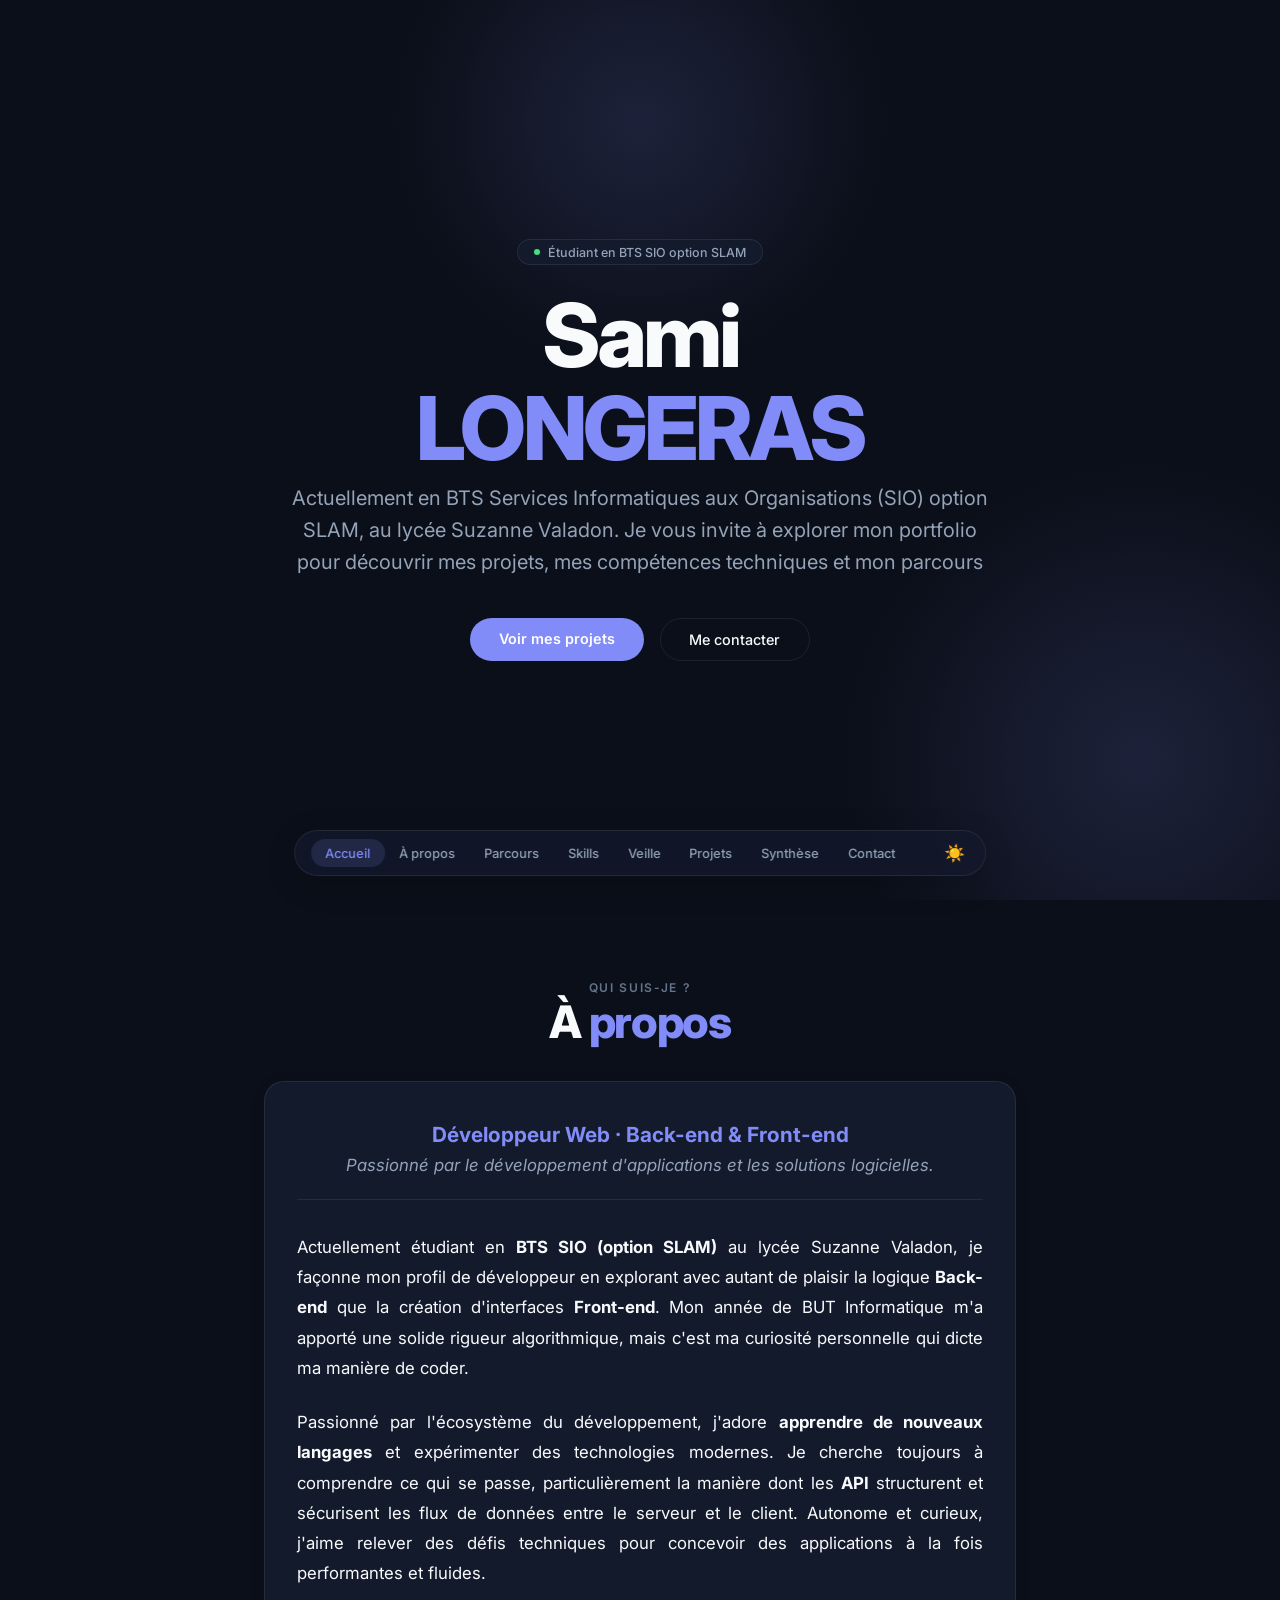
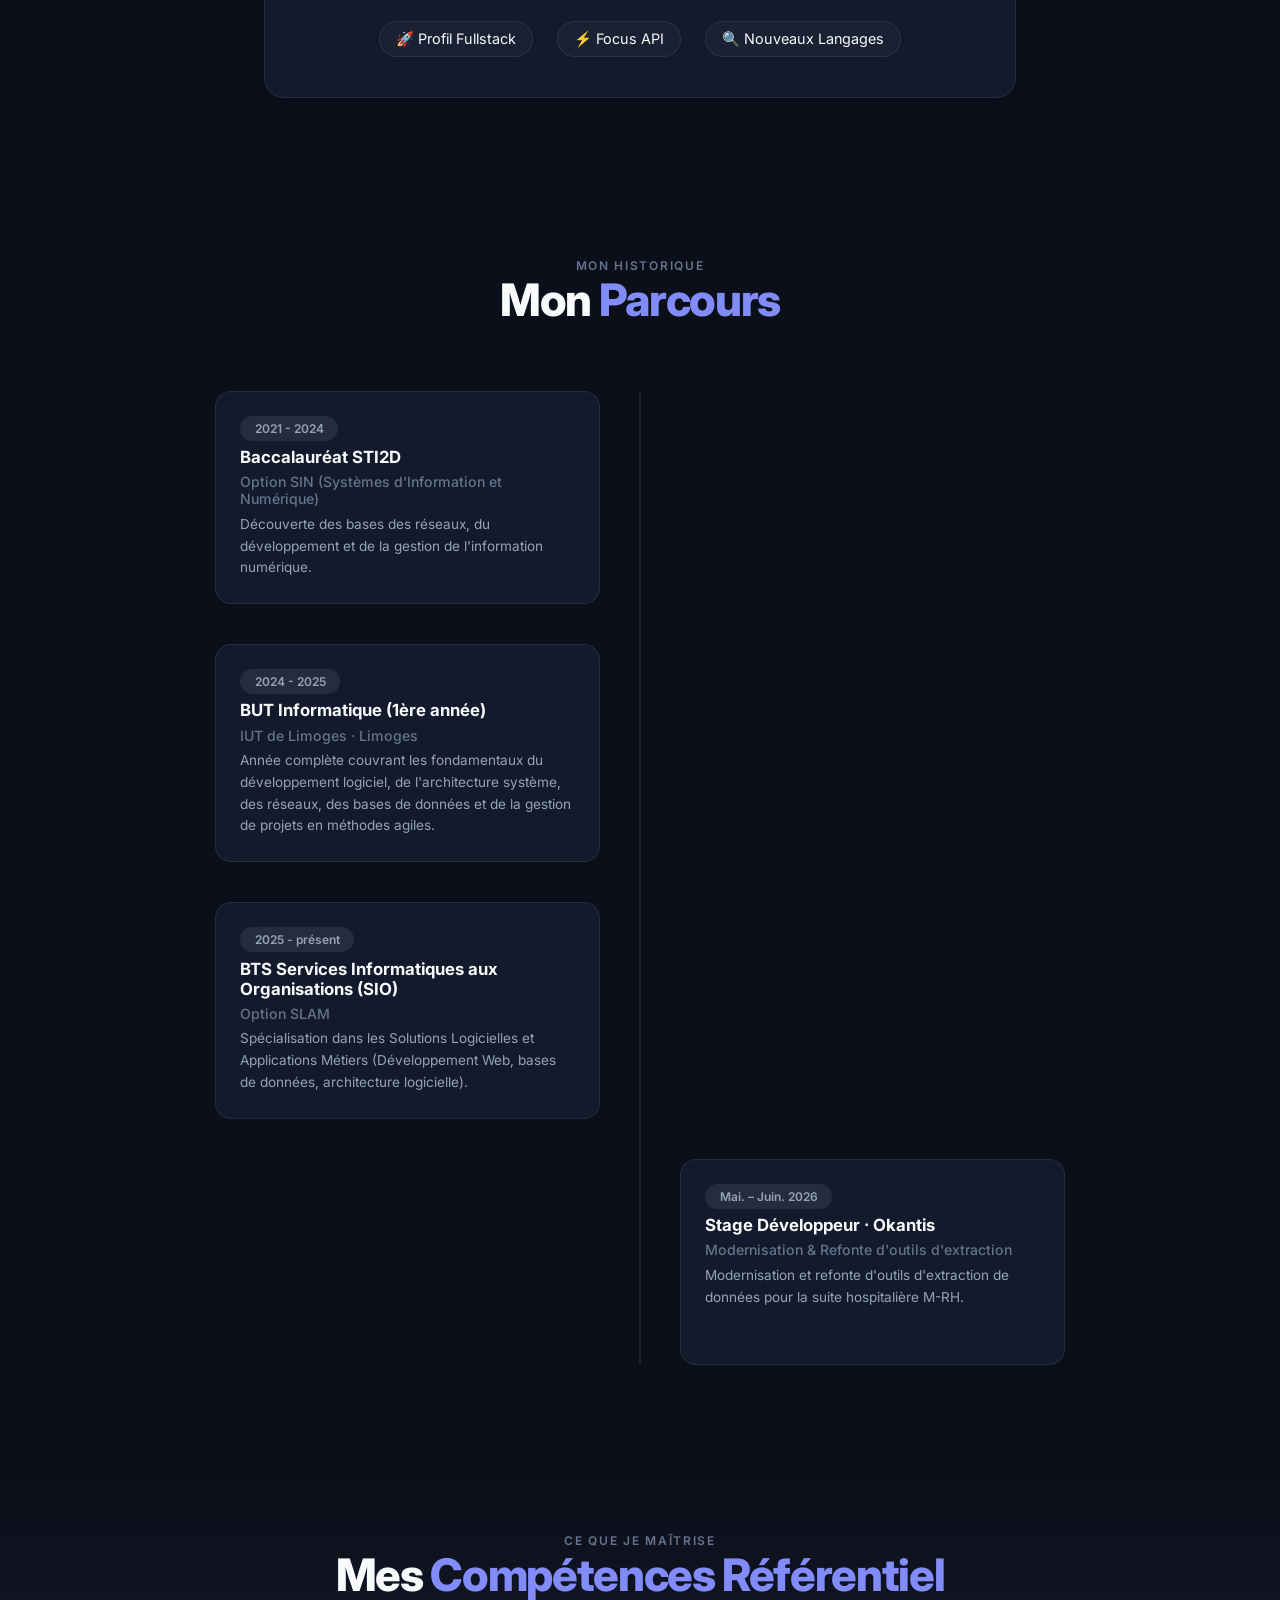
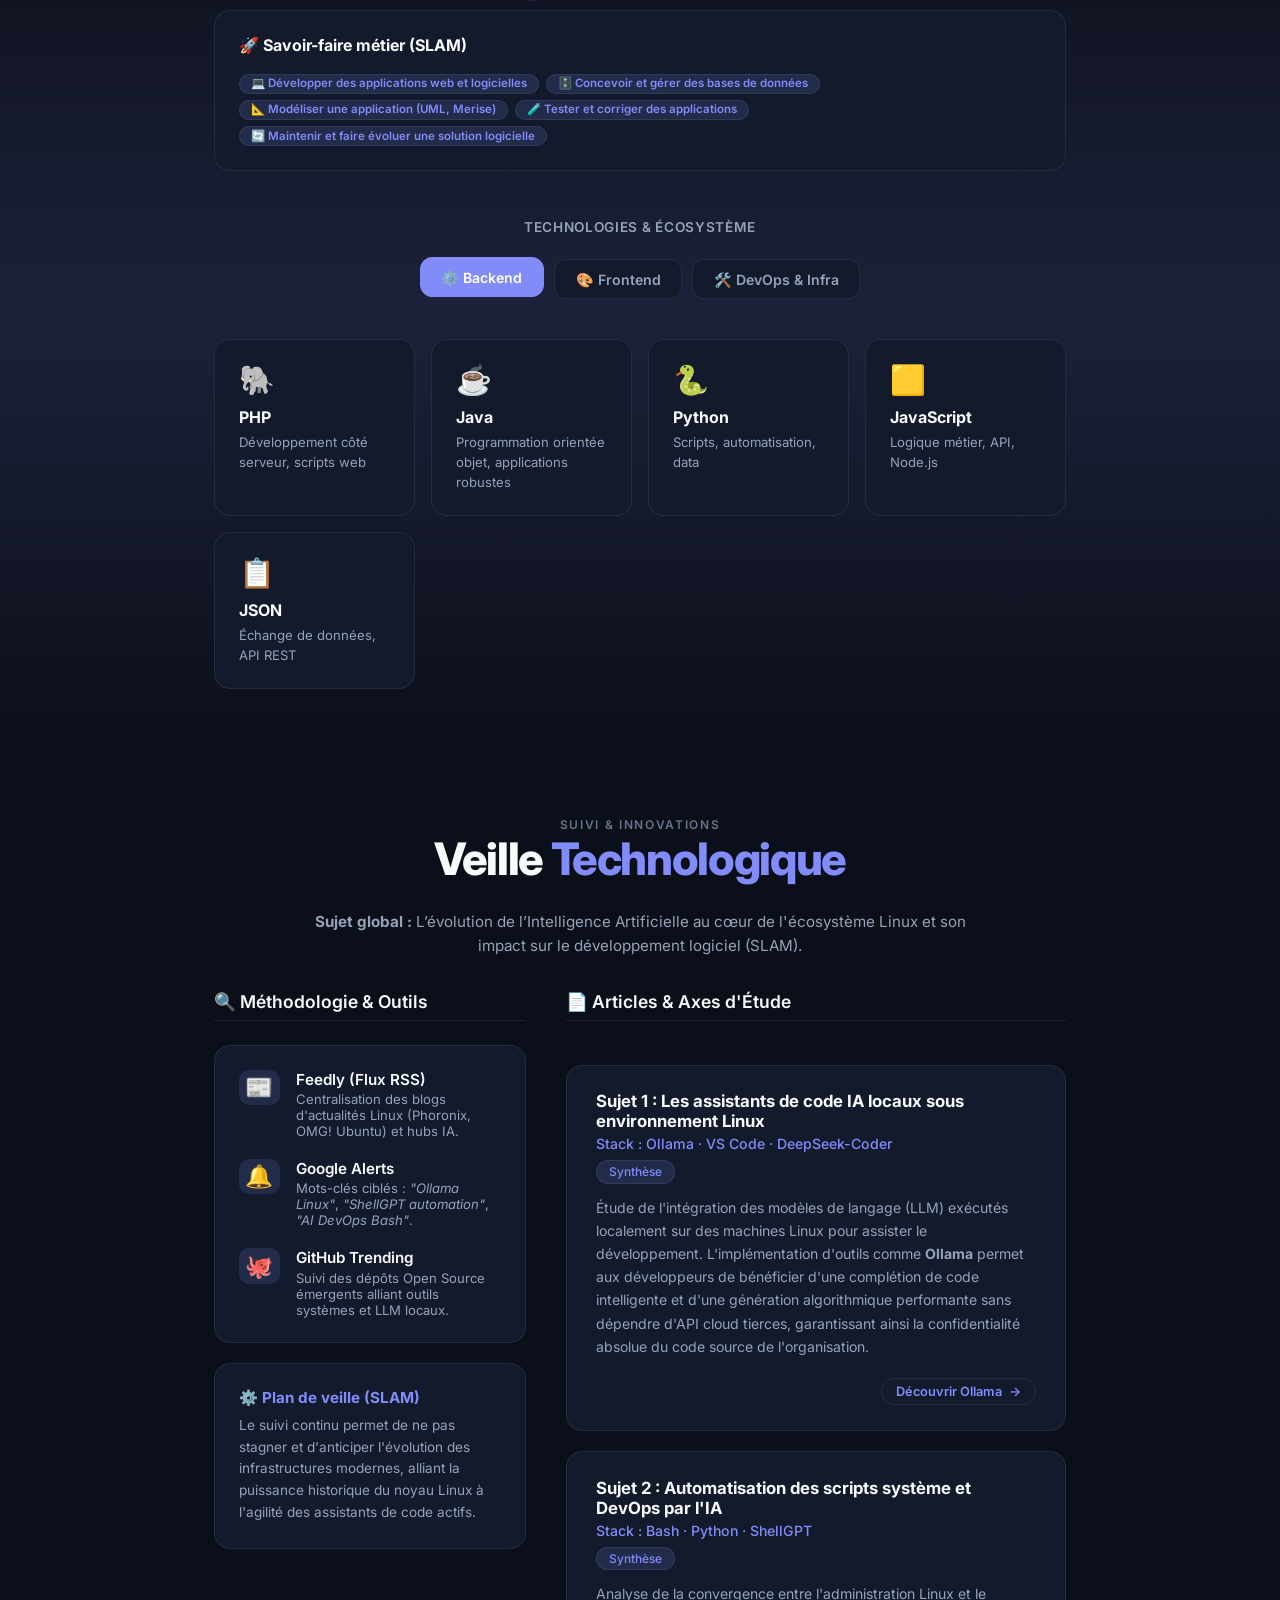
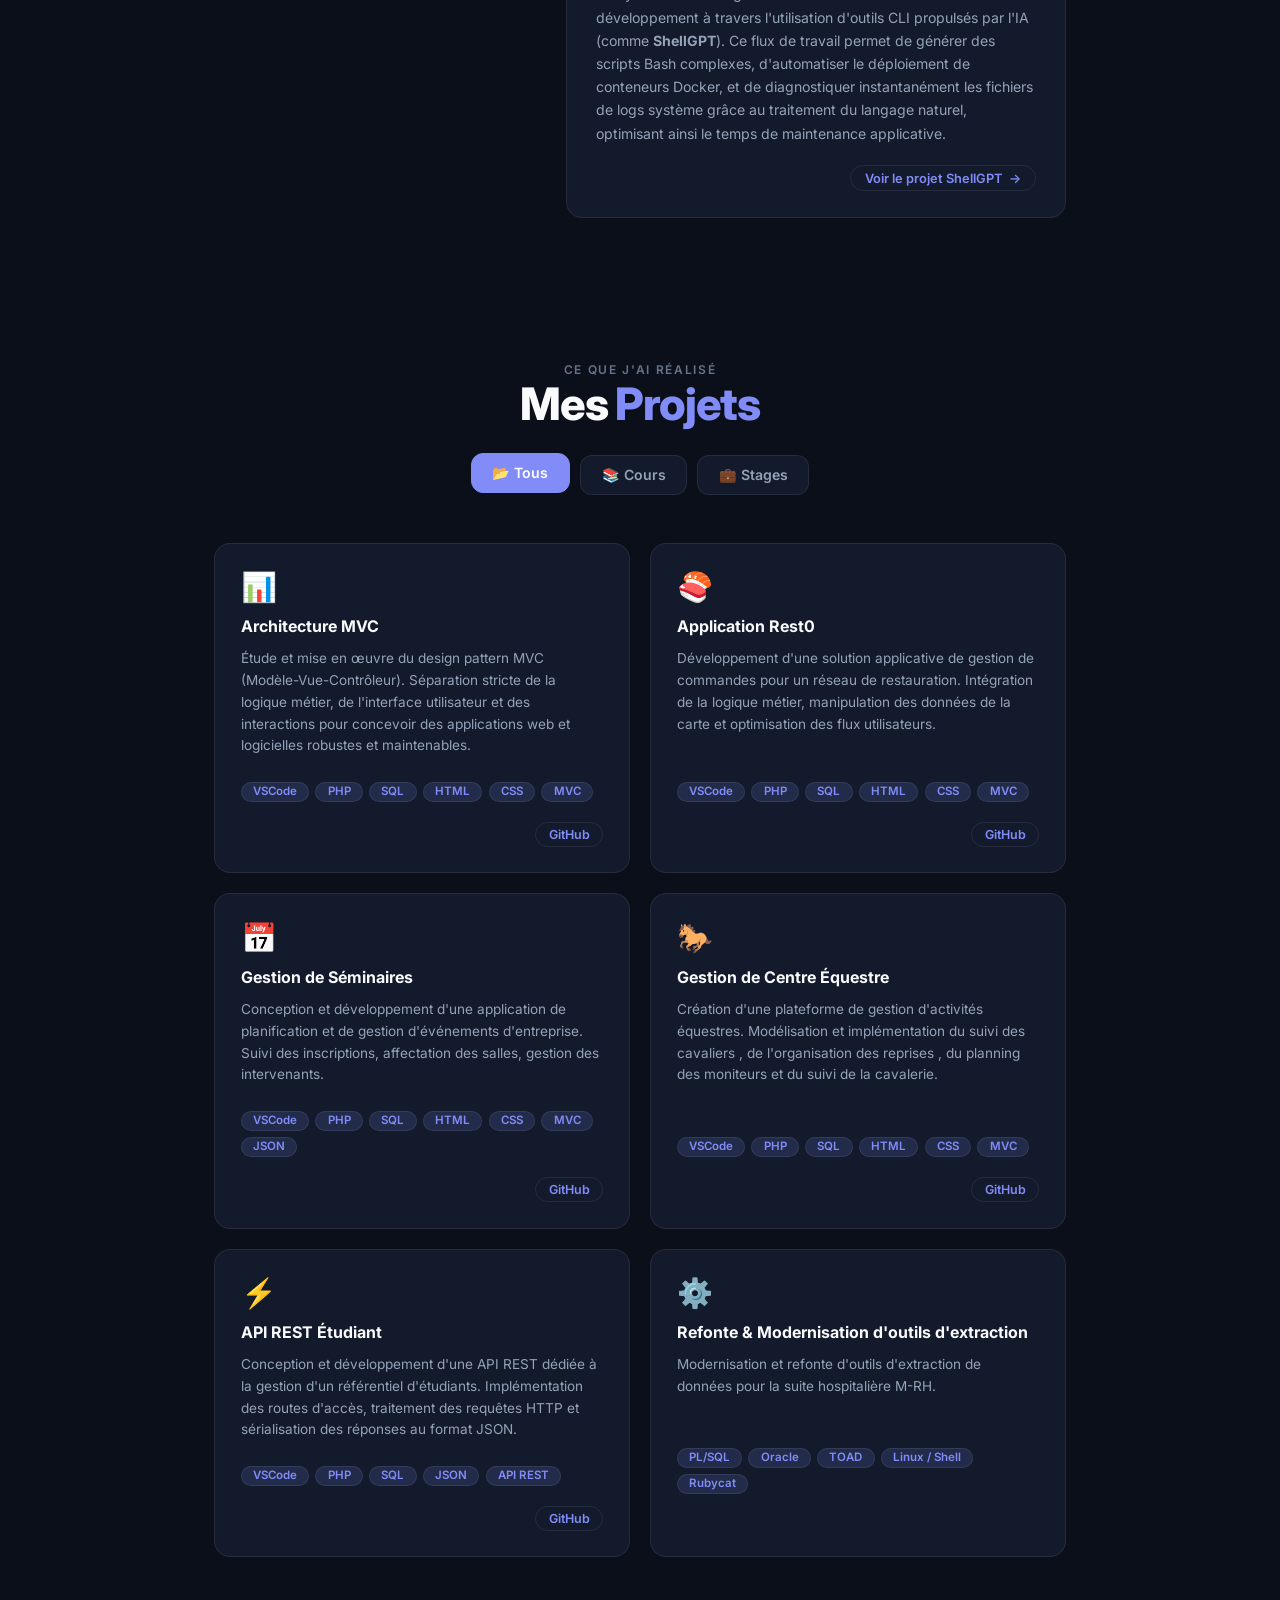
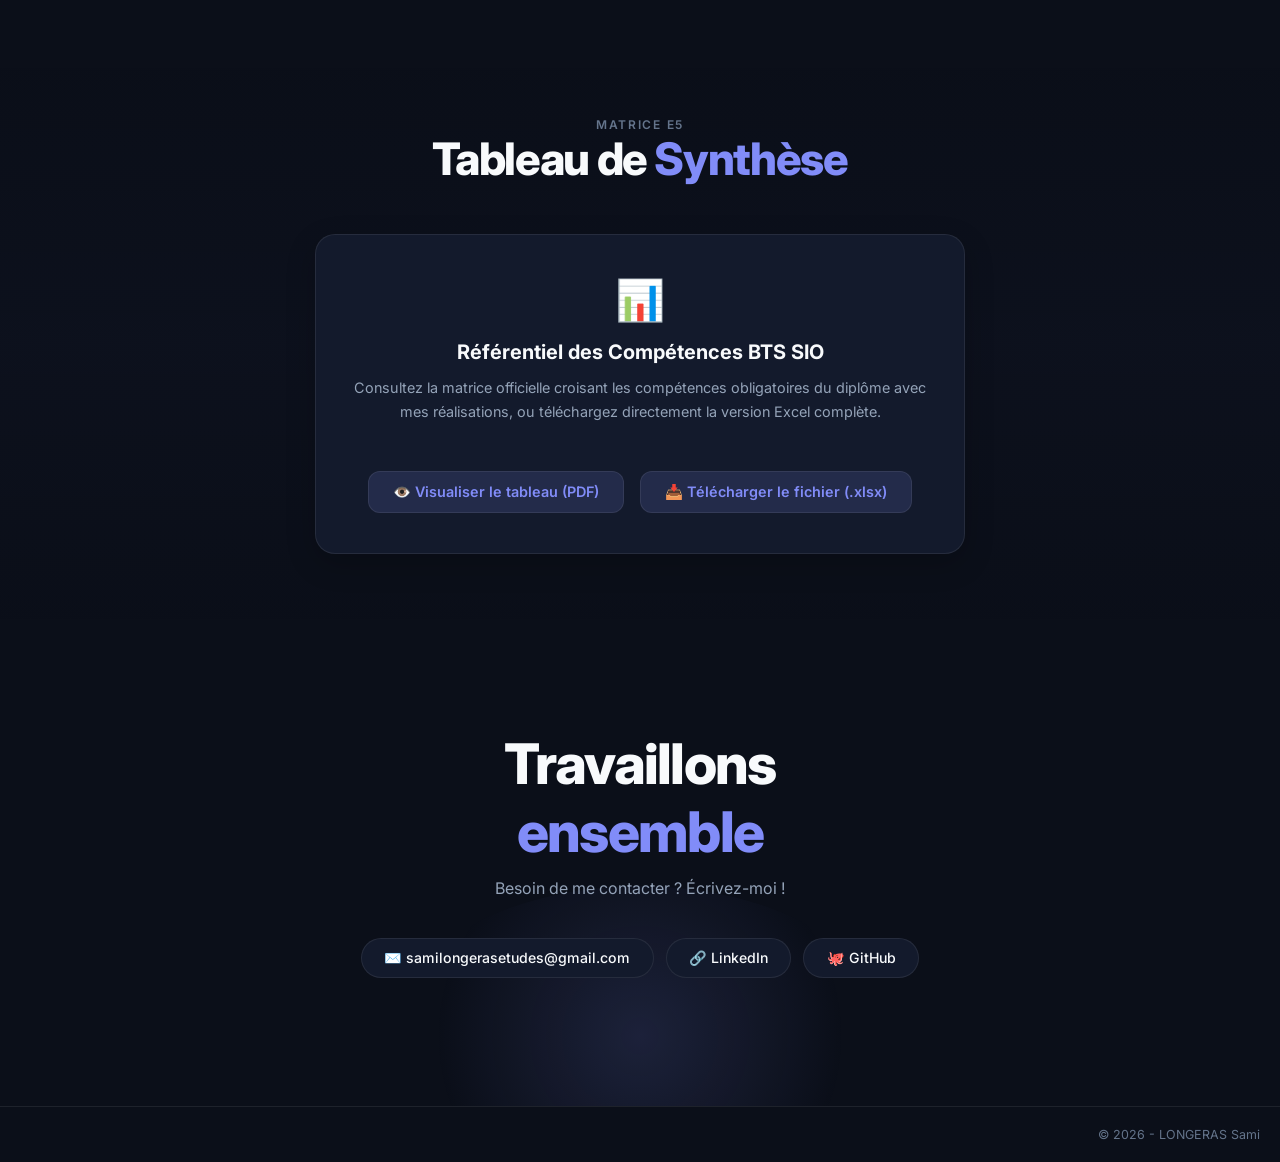
<file: index.html>
<!DOCTYPE html>
<html lang="fr">
<head>
  <meta charset="UTF-8"/>
  <meta name="viewport" content="width=device-width, initial-scale=1.0"/>
  <title>Sami LONGERAS — Portfolio</title>
  <link href="https://fonts.googleapis.com/css2?family=Inter:wght@300;400;500;600;700;800;900&display=swap" rel="stylesheet"/>
  <link rel="stylesheet" href="style.css"/>
</head>
<body>
  <div id="loading-screen">
  <div class="loader-container">
    <div class="loader-title">CHARGEMENT...</div>
    <div class="progress-bar">
      <div class="progress-fill"></div>
    </div>
    <div id="loader-percentage">0%</div>
  </div>
</div>

<nav id="dock">
  <a href="#accueil" class="active">Accueil</a>
  <a href="#apropos">À propos</a>
  <a href="#parcours">Parcours</a>
  <a href="#skills">Skills</a>
  <a href="#veille">Veille</a>
  <a href="#projets">Projets</a>
  <a href="#synthese">Synthèse</a>
  <a href="#contact">Contact</a>
  
  <button id="theme-toggle" onclick="toggleTheme()" title="Changer le mode de couleur">☀️</button>
</nav>

<section id="accueil">
  <div class="glow-top"></div>
  <div class="glow-bottom"></div>
  <div class="hero-inner">
    <div class="hero-badge">
      <span></span>
      Étudiant en BTS SIO option SLAM
    </div>
    <h1 class="hero-title">
      Sami<br><span class="accent">LONGERAS</span>
    </h1>
    <p class="hero-subtitle">
      Actuellement en BTS Services Informatiques aux Organisations (SIO) option SLAM, au lycée Suzanne Valadon.
      Je vous invite à explorer mon portfolio pour découvrir mes projets, mes compétences techniques et mon parcours
    </p>
    <div class="hero-btns">
      <a href="#projets" class="btn-primary">Voir mes projets</a>
      <a href="#contact" class="btn-outline">Me contacter</a>
    </div>
  </div>
</section>

<section id="apropos" class="about-section">
  <div class="max-content" style="max-width: 800px; text-align: center;"> <p class="section-eyebrow">Qui suis-je ?</p>
    <h2 class="section-heading">À <span class="accent">propos</span></h2>
    
    <div class="about-card">
      
      <div class="about-header-box">
        <h3 class="about-subtitle-main">Développeur Web · Back-end & Front-end</h3>
        <p class="about-caption">
          Passionné par le développement d'applications et les solutions logicielles.
        </p>
      </div>

      <p class="about-paragraph about-p-spacing">
        Actuellement étudiant en <strong>BTS SIO (option SLAM)</strong> au lycée Suzanne Valadon, je façonne mon profil de développeur en explorant avec autant de plaisir la logique <strong>Back-end</strong> que la création d'interfaces <strong>Front-end</strong>. Mon année de BUT Informatique m'a apporté une solide rigueur algorithmique, mais c'est ma curiosité personnelle qui dicte ma manière de coder.
      </p>
      
      <p class="about-paragraph about-p-final">
        Passionné par l'écosystème du développement, j'adore <strong>apprendre de nouveaux langages</strong> et expérimenter des technologies modernes. Je cherche toujours à comprendre ce qui se passe, particulièrement la manière dont les <strong>API</strong> structurent et sécurisent les flux de données entre le serveur et le client. Autonome et curieux, j'aime relever des défis techniques pour concevoir des applications à la fois performantes et fluides.
      </p>

      <div class="about-badge-container">
        <span class="about-custom-badge">🚀 Profil Fullstack</span>
        <span class="about-custom-badge">⚡ Focus API </span>
        <span class="about-custom-badge">🔍 Nouveaux Langages</span>
      </div>

    </div>
  </div>
</section>

<section id="parcours">
  <div class="max-content">
    <p class="section-eyebrow">Mon historique</p>
    <h2 class="section-heading">Mon <span class="accent">Parcours</span></h2>

    <div class="timeline-container">
      
      <div class="timeline-block block-scolaire">
        <div class="tl-item">
          <span class="tl-badge">2021 - 2024</span>
          <div class="tl-degree">Baccalauréat STI2D</div>
          <div class="tl-school">Option SIN (Systèmes d'Information et Numérique)</div>
          <p class="tl-desc">Découverte des bases des réseaux, du développement et de la gestion de l'information numérique.</p>
        </div>
      </div>

      <div class="timeline-block block-scolaire">
        <div class="tl-item">
          <span class="tl-badge">2024 - 2025</span>
          <div class="tl-degree">BUT Informatique (1ère année)</div>
          <div class="tl-school">IUT de Limoges · Limoges</div>
          <p class="tl-desc">Année complète couvrant les fondamentaux du développement logiciel, de l'architecture système, des réseaux, des bases de données et de la gestion de projets en méthodes agiles.</p>
        </div>
      </div>

      <div class="timeline-block block-scolaire">
        <div class="tl-item">
          <span class="tl-badge">2025 - présent</span>
          <div class="tl-degree">BTS Services Informatiques aux Organisations (SIO)</div>
          <div class="tl-school">Option SLAM</div>
          <p class="tl-desc">Spécialisation dans les Solutions Logicielles et Applications Métiers (Développement Web, bases de données, architecture logicielle).</p>
        </div>
      </div>

      <div class="timeline-block block-stage">
        <div class="tl-item" id="stage-okantis-tl">
          <span class="tl-badge">Mai. – Juin. 2026</span>
          <div class="tl-degree">Stage Développeur · Okantis</div>
          <div class="tl-school">Modernisation & Refonte d'outils d'extraction</div>
          <p class="tl-desc">Modernisation et refonte d'outils d'extraction de données pour la suite hospitalière M-RH.</p>
          <span class="tl-action-btn">Visualiser le projet <span>→</span></span>
        </div>
      </div>

    </div>
  </div>
</section>

<section id="skills">
  <div class="max-content">
    <p class="section-eyebrow">Ce que je maîtrise</p>
    <h2 class="section-heading">Mes <span class="accent">Compétences Référentiel</span></h2>

    <div style="margin-bottom: 3rem; background: var(--color-surface); border: 1px solid var(--color-border); padding: 1.5rem; border-radius: 16px;">
      <div style="font-weight: 700; font-size: 1rem; color: var(--color-text); margin-bottom: 1.2rem; display: flex; align-items: center; gap: 0.5rem;">
        🚀 Savoir-faire métier (SLAM)
      </div>
      
      <div class="tags">
        <span class="tag">💻 Développer des applications web et logicielles</span>
        <span class="tag">🗄️ Concevoir et gérer des bases de données</span>
        <span class="tag">📐 Modéliser une application (UML, Merise)</span>
        <span class="tag">🧪 Tester et corriger des applications</span>
        <span class="tag">🔄 Maintenir et faire évoluer une solution logicielle</span>
      </div>
    </div>

    <div style="text-align: center; font-weight: 600; font-size: 0.85rem; color: var(--color-text-secondary); margin-bottom: 1rem; text-transform: uppercase; letter-spacing: 0.05em;">
      Technologies & Écosystème
    </div>

    <div class="skills-tabs">
      <button class="sk-tab active" onclick="switchSkill('backend', this)">⚙️ Backend</button>
      <button class="sk-tab" onclick="switchSkill('frontend', this)">🎨 Frontend</button>
      <button class="sk-tab" onclick="switchSkill('devops', this)">🛠️ DevOps & Infra</button>
    </div>

    <div class="sk-panel active" id="sk-backend">
      <div class="sk-grid">
        <div class="sk-card">
          <div class="sk-icon">🐘</div>
          <div class="sk-name">PHP</div>
          <div class="sk-desc">Développement côté serveur, scripts web</div>
        </div>
        <div class="sk-card">
          <div class="sk-icon">☕</div>
          <div class="sk-name">Java</div>
          <div class="sk-desc">Programmation orientée objet, applications robustes</div>
        </div>
        <div class="sk-card">
          <div class="sk-icon">🐍</div>
          <div class="sk-name">Python</div>
          <div class="sk-desc">Scripts, automatisation, data</div>
        </div>
        <div class="sk-card">
          <div class="sk-icon">🟨</div>
          <div class="sk-name">JavaScript</div>
          <div class="sk-desc">Logique métier, API, Node.js</div>
        </div>
        <div class="sk-card">
          <div class="sk-icon">📋</div>
          <div class="sk-name">JSON</div>
          <div class="sk-desc">Échange de données, API REST</div>
        </div>
      </div>
    </div>

    <div class="sk-panel" id="sk-frontend">
      <div class="sk-grid">
        <div class="sk-card">
          <div class="sk-icon">🌐</div>
          <div class="sk-name">HTML</div>
          <div class="sk-desc">Structure sémantique des pages web</div>
        </div>
        <div class="sk-card">
          <div class="sk-icon">🎨</div>
          <div class="sk-name">CSS</div>
          <div class="sk-desc">Mise en page, animations, responsive</div>
        </div>
        <div class="sk-card">
          <div class="sk-icon">⚛️</div>
          <div class="sk-name">React</div>
          <div class="sk-desc">Composants, hooks, interfaces dynamiques</div>
        </div>
      </div>
    </div>

    <div class="sk-panel" id="sk-devops">
      <div class="sk-grid">
        <div class="sk-card">
          <div class="sk-icon">🐳</div>
          <div class="sk-name">Docker</div>
          <div class="sk-desc">Conteneurisation d'applications</div>
        </div>
        <div class="sk-card">
          <div class="sk-icon">🐙</div>
          <div class="sk-name">GitHub</div>
          <div class="sk-desc">Versioning, collaboration, CI/CD</div>
        </div>
        <div class="sk-card">
          <div class="sk-icon">🐧</div>
          <div class="sk-name">Linux</div>
          <div class="sk-desc">Administration système, ligne de commande</div>
        </div>
      </div>
    </div>

  </div>
</section>

<section id="veille">
  <div class="max-content">
    <p class="section-eyebrow">Suivi & Innovations</p>
    <h2 class="section-heading">Veille <span class="accent">Technologique</span></h2>
    
    <p class="veille-intro">
      <strong>Sujet global :</strong> L’évolution de l’Intelligence Artificielle au cœur de l'écosystème Linux et son impact sur le développement logiciel (SLAM). 
    </p>

    <div class="veille-grid">
      
      <div class="veille-sidebar">
        <div class="veille-col-title">🔍 Méthodologie & Outils</div>
        
        <div class="veille-tools-card">
          <div class="tools-list">
            <div class="tool-item">
              <span class="tool-icon">📰</span>
              <div>
                <div class="tool-name">Feedly (Flux RSS)</div>
                <div class="tool-sub">Centralisation des blogs d'actualités Linux (Phoronix, OMG! Ubuntu) et hubs IA.</div>
              </div>
            </div>
            <div class="tool-item">
              <span class="tool-icon">🔔</span>
              <div>
                <div class="tool-name">Google Alerts</div>
                <div class="tool-sub">Mots-clés ciblés : <em>"Ollama Linux"</em>, <em>"ShellGPT automation"</em>, <em>"AI DevOps Bash"</em>.</div>
              </div>
            </div>
            <div class="tool-item">
              <span class="tool-icon">🐙</span>
              <div>
                <div class="tool-name">GitHub Trending</div>
                <div class="tool-sub">Suivi des dépôts Open Source émergents alliant outils systèmes et LLM locaux.</div>
              </div>
            </div>
          </div>
        </div>

        <div class="veille-strategy-card">
          <div class="strategy-title">⚙️ Plan de veille (SLAM)</div>
          <p>Le suivi continu permet de ne pas stagner et d'anticiper l'évolution des infrastructures modernes, alliant la puissance historique du noyau Linux à l'agilité des assistants de code actifs.</p>
        </div>
      </div>

      <div class="veille-main-list">
        <div class="veille-col-title">📄 Articles & Axes d'Étude</div>

        <div class="veille-card visible">
          <div class="veille-header">
            <div>
              <div class="veille-topic">Sujet 1 : Les assistants de code IA locaux sous environnement Linux</div>
              <div class="veille-tools">Stack : Ollama · VS Code · DeepSeek-Coder</div>
            </div>
            <div class="veille-date">Synthèse</div>
          </div>
          <div class="veille-desc">
            Étude de l'intégration des modèles de langage (LLM) exécutés localement sur des machines Linux pour assister le développement. L'implémentation d'outils comme <strong>Ollama</strong> permet aux développeurs de bénéficier d'une complétion de code intelligente et d'une génération algorithmique performante sans dépendre d'API cloud tierces, garantissant ainsi la confidentialité absolue du code source de l'organisation.
          </div>
          <!-- 🔗 Lien pour Ollama -->
          <div class="veille-links">
            <a href="https://ollama.com/" target="_blank" rel="noopener noreferrer" class="veille-link">
              Découvrir Ollama <span>→</span>
            </a>
          </div>
        </div>

        <div class="veille-card visible">
          <div class="veille-header">
            <div>
              <div class="veille-topic">Sujet 2 : Automatisation des scripts système et DevOps par l'IA</div>
              <div class="veille-tools">Stack : Bash · Python · ShellGPT</div>
            </div>
            <div class="veille-date">Synthèse</div>
          </div>
          <div class="veille-desc">
            Analyse de la convergence entre l'administration Linux et le développement à travers l'utilisation d'outils CLI propulsés par l'IA (comme <strong>ShellGPT</strong>). Ce flux de travail permet de générer des scripts Bash complexes, d'automatiser le déploiement de conteneurs Docker, et de diagnostiquer instantanément les fichiers de logs système grâce au traitement du langage naturel, optimisant ainsi le temps de maintenance applicative.
          </div>
          <!-- 🔗 Lien pour ShellGPT -->
          <div class="veille-links">
            <a href="https://github.com/TheR1D/shell_gpt" target="_blank" rel="noopener noreferrer" class="veille-link">
              Voir le projet ShellGPT <span>→</span>
            </a>
          </div>
        </div>

      </div>

    </div>
  </div>
</section>

<section id="projets">
  <div class="max-content">
    <p class="section-eyebrow">Ce que j'ai réalisé</p>
    <h2 class="section-heading">Mes <span class="accent">Projets</span></h2>

    <div class="skills-tabs" style="margin-bottom: 2rem;">
      <button class="sk-tab active" onclick="filterProjects('all', this)">📂 Tous</button>
      <button class="sk-tab" onclick="filterProjects('cours', this)">📚 Cours</button>
      <button class="sk-tab" onclick="filterProjects('stage', this)">💼 Stages</button>
    </div>

    <div class="proj-grid">

      <div class="proj-card" id="projet-mvc" data-category="cours">
        <div class="proj-icon">📊</div>
        <div class="proj-name">Architecture MVC</div>
        <div class="proj-desc">Étude et mise en œuvre du design pattern MVC (Modèle-Vue-Contrôleur). Séparation stricte de la logique métier, de l'interface utilisateur et des interactions pour concevoir des applications web et logicielles robustes et maintenables.</div>
        
        <div class="tags">
          <span class="tag tag-static">VSCode</span>
          <span class="tag tag-static">PHP</span>
          <span class="tag tag-static">SQL</span>
          <span class="tag tag-static">HTML</span>
          <span class="tag tag-static">CSS</span>
          <span class="tag tag-static">MVC</span>
        </div>
        
        <div class="proj-links">
          <span class="view-detail-btn">Voir le détail <span>→</span></span>
          <a href="https://github.com/SLONG3RAS/ArchiMVC" target="_blank" class="proj-link">GitHub</a>
        </div>
      </div>

      <div class="proj-card" id="projet-rest0" data-category="cours">
        <div class="proj-icon">🍣</div>
        <h3 class="proj-name">Application Rest0</h3>
        <p class="proj-desc">
          Développement d'une solution applicative de gestion de commandes pour un réseau de restauration. Intégration de la logique métier, manipulation des données de la carte et optimisation des flux utilisateurs.
        </p>
        
        <div class="tags">
          <span class="tag tag-static">VSCode</span>
          <span class="tag tag-static">PHP</span>
          <span class="tag tag-static">SQL</span>
          <span class="tag tag-static">HTML</span>
          <span class="tag tag-static">CSS</span>
          <span class="tag tag-static">MVC</span>
        </div>
        
        <div class="proj-links">
          <span class="view-detail-btn">Voir le détail <span>→</span></span>
          <a href="https://github.com/SLONG3RAS/Rest0" target="_blank" class="proj-link">GitHub</a>
        </div>
      </div>

      <div class="proj-card" id="projet-seminaire" data-category="cours">
        <div class="proj-icon">📅</div>
        <h3 class="proj-name">Gestion de Séminaires</h3>
        <p class="proj-desc">
          Conception et développement d'une application de planification et de gestion d'événements d'entreprise. Suivi des inscriptions, affectation des salles, gestion des intervenants.
        </p>
        
        <div class="tags">
          <span class="tag tag-static">VSCode</span>
          <span class="tag tag-static">PHP</span>
          <span class="tag tag-static">SQL</span>
          <span class="tag tag-static">HTML</span>
          <span class="tag tag-static">CSS</span>
          <span class="tag tag-static">MVC</span>
          <span class="tag tag-static">JSON</span>
        </div>
        
        <div class="proj-links">
          <span class="view-detail-btn">Voir le détail <span>→</span></span>
          <a href="https://github.com/SLONG3RAS/Seminaire" target="_blank" class="proj-link">GitHub</a>
        </div>
      </div>

      <div class="proj-card" id="projet-equestre" data-category="cours">
        <div class="proj-icon">🐎</div>
        <h3 class="proj-name">Gestion de Centre Équestre</h3>
        <p class="proj-desc">
          Création d'une plateforme de gestion d'activités équestres. Modélisation et implémentation du suivi des cavaliers , de l'organisation des reprises , du planning des moniteurs et du suivi de la cavalerie.
        </p>
        
        <div class="tags">
          <span class="tag tag-static">VSCode</span>
          <span class="tag tag-static">PHP</span>
          <span class="tag tag-static">SQL</span>
          <span class="tag tag-static">HTML</span>
          <span class="tag tag-static">CSS</span>
          <span class="tag tag-static">MVC</span>
        </div>
        
        <div class="proj-links">
          <span class="view-detail-btn">Voir le détail <span>→</span></span>
          <a href="https://github.com/SLONG3RAS/Centre_Equestre" target="_blank" class="proj-link">GitHub</a>
        </div>
      </div>

      <div class="proj-card" id="projet-api" data-category="cours">
        <div class="proj-icon">⚡</div>
        <h3 class="proj-name">API REST Étudiant</h3>
        <p class="proj-desc">
          Conception et développement d'une API REST dédiée à la gestion d'un référentiel d'étudiants. Implémentation des routes d'accès, traitement des requêtes HTTP et sérialisation des réponses au format JSON.
        </p>
        
        <div class="tags">
          <span class="tag tag-static">VSCode</span>
          <span class="tag tag-static">PHP</span>
          <span class="tag tag-static">SQL</span>
          <span class="tag tag-static">JSON</span>
          <span class="tag tag-static">API REST</span>
        </div>
        
        <div class="proj-links">
          <span class="view-detail-btn">Voir le détail <span>→</span></span>
          <a href="https://github.com/SLONG3RAS/API_REST_ETUDIANT" target="_blank" class="proj-link">GitHub</a>
        </div>
      </div>

      <div class="proj-card" id="projet-okantis" data-category="stage">
        <div class="proj-icon">⚙️</div>
        <div class="proj-name">Refonte & Modernisation d'outils d'extraction</div>
        <div class="proj-desc">
          Modernisation et refonte d'outils d'extraction de données pour la suite hospitalière M-RH.
        </div>
        
        <div class="tags">
          <span class="tag tag-static">PL/SQL</span>
          <span class="tag tag-static">Oracle</span>
          <span class="tag tag-static">TOAD</span>
          <span class="tag tag-static">Linux / Shell</span>
          <span class="tag tag-static">Rubycat</span>
        </div>
        
        <div class="proj-links">
          <span class="view-detail-btn">
            Voir le détail <span>→</span>
          </span>
        </div>
      </div>

    </div>
  </div>
</section>

<section id="synthese" style="padding: 5rem 1.5rem 6rem; background: linear-gradient(to top, transparent, rgba(129,140,248,0.02), transparent);">
  <div class="max-content" style="text-align: center;">
    <p class="section-eyebrow">Matrice E5</p>
    <h2 class="section-heading">Tableau de <span class="accent">Synthèse</span></h2>
    
    <div style="background: var(--color-surface); border: 1px solid var(--color-border); padding: 2.5rem 1.5rem; border-radius: 20px; max-width: 650px; margin: 3rem auto 0; box-shadow: 0 10px 30px rgba(0,0,0,0.2);">
      <div style="font-size: 2.5rem; margin-bottom: 1rem;">📊</div>
      <h3 style="font-size: 1.25rem; font-weight: 700; color: var(--color-text); margin-bottom: 0.75rem;">Référentiel des Compétences BTS SIO</h3>
      <p style="font-size: 0.9rem; color: var(--color-text-secondary); line-height: 1.6; margin-bottom: 2rem;">
        Consultez la matrice officielle croisant les compétences obligatoires du diplôme avec mes réalisations, ou téléchargez directement la version Excel complète.
      </p>
      
      <div style="display: flex; gap: 1rem; justify-content: center; flex-wrap: wrap;">
        <button onclick="openSyntheseModal()" class="btn-doc-trigger" style="font-size: 0.9rem; padding: 0.7rem 1.5rem; border-radius: 12px; cursor: pointer;">
          👁️ Visualiser le tableau (PDF)
        </button>

        <a href="docs/tableau_de_synthese.xlsx" download="Tableau_de_synthese_E5_Sami_Longeras.xlsx" class="btn-doc-trigger" style="font-size: 0.9rem; padding: 0.7rem 1.5rem; border-radius: 12px; text-decoration: none; display: inline-flex; align-items: center; gap: 0.5rem; justify-content: center;">
          📥 Télécharger le fichier (.xlsx)
        </a>
      </div>
    </div>
  </div>
</section>

<section id="contact">
  <div class="contact-glow"></div>
  <div class="contact-inner">
    <h2 class="contact-title">Travaillons<br><span class="accent">ensemble</span></h2>
    <p class="contact-sub">Besoin de me contacter ? Écrivez-moi !</p>
    <div class="contact-links">
      <a href="mailto:samilongerasetudes@gmail.com" class="contact-link">✉️ samilongerasetudes@gmail.com</a>
      <a href="https://linkedin.com/in/[profil]" target="_blank" class="contact-link">🔗 LinkedIn</a>
      <a href="https://github.com/SLONG3RAS" target="_blank" class="contact-link">🐙 GitHub</a>
    </div>
  </div>
</section>

<footer>
  © 2026 - LONGERAS Sami
</footer>

<div id="docModal" class="modal-overlay">
  <div class="modal-container" style="max-width: 900px; width: 95%; height: 90vh; display: flex; flex-direction: column;">
    <div class="modal-header">
      <h3 id="modal-project-title">Documentation Technique</h3>
      <button class="modal-close" onclick="closeModal()">&times;</button>
    </div>
    <div class="modal-body" style="padding: 1.5rem; flex: 1; overflow-y: auto; display: flex; flex-direction: column; gap: 2rem;">
      
      <div>
        <h4 style="color: var(--color-accent); font-size: 1.1rem; margin-bottom: 0.5rem; display: flex; align-items: center; gap: 0.5rem;">🔍 Aperçu du projet</h4>
        <div style="background: rgba(255, 255, 255, 0.03); padding: 1.2rem; border-radius: 8px; border: 1px solid var(--color-border);">
          <p id="modal-project-desc" style="color: var(--color-text); line-height: 1.6; font-size: 0.95rem; margin: 0;"></p>
        </div>
      </div>

      <div style="flex: 1; display: flex; flex-direction: column; min-height: 450px;">
        <h4 style="color: var(--color-accent); font-size: 1.1rem; margin-bottom: 0.5rem; display: flex; align-items: center; gap: 0.5rem;">📄 Documentation Technique</h4>
        <div style="flex: 1; border-radius: 8px; overflow: hidden; border: 1px solid var(--color-border);">
          <iframe 
            id="modal-project-iframe"
            src="" 
            width="100%" 
            height="100%" 
            style="border: none; background: #fff;"
            title="Documentation Technique">
          </iframe>
        </div>
      </div>

    </div>
  </div>
</div>

<div id="syntheseModal" class="modal-overlay">
  <div class="modal-container" style="max-width: 1000px; width: 95%; height: 90vh; display: flex; flex-direction: column;">
    <div class="modal-header">
      <h3>Tableau de Synthèse des Compétences — Épreuve E5</h3>
      <button class="modal-close" onclick="closeSyntheseModal()">&times;</button>
    </div>
    <div class="modal-body" style="padding: 1rem; flex: 1; overflow-y: auto;">
      <div style="width: 100%; height: 100%; border-radius: 8px; overflow: hidden;">
        <iframe 
          src="docs/tableau_de_synthese.pdf" 
          width="100%" 
          height="100%" 
          style="border: none; background: #fff;"
          title="Tableau de synthèse SIO">
        </iframe>
      </div>
    </div>
  </div>
</div>

<script>
  // ── Base de données dynamique des projets ──
  const projetsData = {
    'projet-okantis': {
      title: "Modernisation & Refonte — Okantis",
      desc: "Dans le cadre de mon BTS SIO, j'ai réalisé la modernisation et la refonte d'outils d'extraction pour la suite hospitalière M-RH. J'ai migré des scripts Shell Linux historiques vers des packages PL/SQL Oracle natifs (PCK_ANU_BRIVE) afin d'optimiser la sécurité, la performance (via UTL_FILE) et la maintenance. J'ai ensuite fait évoluer la solution vers une architecture générique multi-établissements (PCK_ANU_GENERIQUE).",
      pdf: "docs/documentation_technique_okantis_v27.pdf"
    },
    'projet-mvc': {
      title: "Architecture MVC — Design Pattern",
      desc: "Étude et mise en œuvre pratique du modèle MVC. Séparation de la persistance des données, des vues générées et des routeurs logiques pour garantir la scalabilité d'une application.",
      pdf: "..."
    },
    'projet-rest0': {
      title: "Application Rest0 — Chaîne de Restauration",
      desc: "Application de prise de commande et gestion de menus. Gestion des rôles, persistance CRUD dans une base de données MySQL et ergonomie de l'interface.",
      pdf: "..."
    },
    'projet-seminaire': {
      title: "Gestion de Séminaires — Planification",
      desc: "Système complet de planification événementielle. Suivi dynamique des inscriptions, contrôle des chevauchements d'horaires et affectation automatisée des ressources physiques (salles).",
      pdf: "..."
    },
    'projet-equestre': {
      title: "Gestion de Centre Équestre — Plateforme Métier",
      desc: "Conception de base de données relationnelle complexe et interface de suivi pour les moniteurs, cavaliers et planning de la cavalerie.",
      pdf: "..."
    },
    'projet-api': {
      title: "API REST Étudiant — Architecture Back-end",
      desc: "Conception complète d'un service d'API web. Traitement normé des requêtes HTTP (GET, POST, PUT, DELETE), renvoi systématique des headers et payloads JSON.",
      pdf: "..."
    }
  };

  // ── Gestion du Switch Mode Sombre / Mode Clair ──
  function toggleTheme() {
    const currentTheme = document.documentElement.getAttribute('data-theme');
    const button = document.getElementById('theme-toggle');
    
    if (currentTheme === 'light') {
      document.documentElement.removeAttribute('data-theme');
      button.innerHTML = '☀️';
      localStorage.setItem('theme', 'dark');
    } else {
      document.documentElement.setAttribute('data-theme', 'light');
      button.innerHTML = '🌙';
      localStorage.setItem('theme', 'light');
    }
  }

  // Appliquer le thème sauvegardé au démarrage
  document.addEventListener('DOMContentLoaded', () => {
    const savedTheme = localStorage.getItem('theme');
    const button = document.getElementById('theme-toggle');
    if (savedTheme === 'light') {
      document.documentElement.setAttribute('data-theme', 'light');
      button.innerHTML = '🌙';
    } else {
      button.innerHTML = '☀️';
    }
  });

  // ── Filtrage dynamique des projets ──
  function filterProjects(category, btn) {
    if (btn) {
      btn.parentElement.querySelectorAll('.sk-tab').forEach(b => b.classList.remove('active'));
      btn.classList.add('active');
    }

    document.querySelectorAll('.proj-card').forEach(card => {
      if (category === 'all' || card.getAttribute('data-category') === category) {
        card.style.display = 'flex';
      } else {
        card.style.display = 'none';
      }
    });
  }

  // ── Écouteur global pour ouvrir la bonne modale selon la carte cliquée ──
  document.querySelectorAll('.proj-card').forEach(card => {
    card.addEventListener('click', function(e) {
      if (e.target.classList.contains('proj-link')) return;

      const idProjet = this.id;
      if (projetsData[idProjet]) {
        document.getElementById('modal-project-title').innerText = projetsData[idProjet].title;
        document.getElementById('modal-project-desc').innerHTML = projetsData[idProjet].desc;
        document.getElementById('modal-project-iframe').src = projetsData[idProjet].pdf;
        openModal();
      }
    });
  });

  // ── Gère le clic depuis le parcours : amène au projet PUIS l'ouvre ──
  const stageTimelineItem = document.getElementById('stage-okantis-tl');
  
  if (stageTimelineItem) {
    stageTimelineItem.addEventListener('click', function() {
      // 1. Affiche tous les projets pour être sûr que la carte Okantis est visible
      const tabTous = document.querySelector('.skills-tabs button[onclick*="all"]');
      if (tabTous) filterProjects('all', tabTous);

      // 2. Cible la carte du projet Okantis dans la grille
      const targetCard = document.getElementById('projet-okantis');
      if (targetCard) {
        // Scroll fluide vers la carte
        targetCard.scrollIntoView({ behavior: 'smooth', block: 'center' });
        
        // Attend la fin du scroll pour ouvrir la modale avec les bonnes infos
        let isScrolling;
        function checkScrollEnd() {
          window.clearTimeout(isScrolling);
          isScrolling = setTimeout(function() {
            window.removeEventListener('scroll', checkScrollEnd);
            document.getElementById('modal-project-title').innerText = projetsData['projet-okantis'].title;
            document.getElementById('modal-project-desc').innerHTML = projetsData['projet-okantis'].desc;
            document.getElementById('modal-project-iframe').src = projetsData['projet-okantis'].pdf;
            openModal(); 
          }, 100);
        }
        window.addEventListener('scroll', checkScrollEnd);
      }
    });
  }

  // ── Skills tabs ──
  function switchSkill(cat, btn) {
    document.querySelectorAll('.sk-panel').forEach(p => p.classList.remove('active'));
    document.querySelectorAll('.sk-tab').forEach(b => b.classList.remove('active'));
    document.getElementById('sk-' + cat).classList.add('active');
    btn.classList.add('active');
  }

  // ── Active nav on scroll ──
  const sections = document.querySelectorAll('section[id]');
  const navLinks = document.querySelectorAll('#dock a');
  const observer = new IntersectionObserver((entries) => {
    entries.forEach(e => {
      if (e.isIntersecting) {
        navLinks.forEach(l => l.classList.remove('active'));
        const link = document.querySelector(`#dock a[href="#${e.target.id}"]`);
        if (link) link.classList.add('active');
      }
    });
  }, { threshold: 0.4 });
  sections.forEach(s => observer.observe(s));

  // ── Reveal on scroll ──
  const revealEls = document.querySelectorAll('.tl-item, .veille-card, .proj-card');
  const revealObs = new IntersectionObserver((entries) => {
    entries.forEach((e) => {
      if (e.isIntersecting) {
        e.target.classList.add('visible');
        revealObs.unobserve(e.target);
      }
    });
  }, { threshold: 0.05 });
  revealEls.forEach(el => revealObs.observe(el));

  // ── Modales Open / Close ──
  function openModal() {
    document.getElementById('docModal').classList.add('active');
    document.body.style.overflow = 'hidden';
  }
  function closeModal() {
    document.getElementById('docModal').classList.remove('active');
    document.getElementById('modal-project-iframe').src = ""; // Stop le PDF en tâche de fond
    document.body.style.overflow = '';
  }
  function openSyntheseModal() {
    document.getElementById('syntheseModal').classList.add('active');
    document.body.style.overflow = 'hidden';
  }
  function closeSyntheseModal() {
    document.getElementById('syntheseModal').classList.remove('active');
    document.body.style.overflow = '';
  }

  window.onclick = function(event) {
    if (event.target === document.getElementById('docModal')) closeModal();
    if (event.target === document.getElementById('syntheseModal')) closeSyntheseModal();
  }

// On bloque le site dès le début
document.body.classList.add('loading');

window.addEventListener('load', () => {
  const percentageTxt = document.getElementById('loader-percentage');
  const progressBar = document.querySelector('.progress-fill'); // On récupère la jauge
  const loader = document.getElementById('loading-screen');
  
  let currentPercent = 0;
  const duration = 1500; // 1,5 seconde
  const intervalTime = 15; 
  const step = 100 / (duration / intervalTime);

  const counter = setInterval(() => {
    currentPercent += step;
    
    if (currentPercent >= 100) {
      currentPercent = 100;
      clearInterval(counter);
      
      // Fin du chargement : on lance le fondu de sortie
      loader.classList.add('fade-out');
      
      // On réactive le scroll du portfolio
      setTimeout(() => {
        document.body.classList.remove('loading');
      }, 600);
    }
    
    // SYNCHRONISATION PARFAITE :
    percentageTxt.textContent = Math.floor(currentPercent) + '%'; // Met à jour le texte
    progressBar.style.width = currentPercent + '%'; // Met à jour la jauge de la barre
  }, intervalTime);
});
</script>
</body>
</html>
</file>
<file: style.css>
/* ── VARIABLES & THEMES ── */
/* ==========================================================================
   THÈME PAR DÉFAUT : SOMBRE (Dark Mode)
   ========================================================================== */
:root {
  --color-bg: #0b0f19;          
  --color-surface: #131a2c;             
  --color-border: rgba(255, 255, 255, 0.08);
  --color-text: #f8fafc;                
  --color-text-secondary: #94a3b8;      
  --color-text-muted: #64748b;          
  
  /* Ton violet d'origine pour le mode sombre */
  --color-accent: #818cf8;              
  --color-accent-glow: rgba(129, 140, 248, 0.15); 
  
  --color-dock-bg: rgba(19, 26, 44, 0.75);
  --color-dock-border: rgba(255, 255, 255, 0.08);
  --color-iframe-bg: #1e1e2e;
}

/* ==========================================================================
   THÈME CLAIR (Light Mode) - Déclenché par le JavaScript
   ========================================================================== */
html[data-theme="light"] {
  --color-bg: #f1f5f9;          
  --color-surface: #ffffff;             
  --color-border: rgba(0, 0, 0, 0.08);
  --color-text: #0f172a;                
  --color-text-secondary: #475569;      
  --color-text-muted: #64748b;          
  
  /* ICI : Le passage au VERT pour le mode clair 🟢 */
  --color-accent: #059669;              /* Un beau vert émeraude, très lisible sur fond blanc */
  --color-accent-glow: rgba(5, 150, 105, 0.1); /* La lueur de fond en vert translucide */
  
  --color-dock-bg: rgba(255, 255, 255, 0.8);
  --color-dock-border: rgba(0, 0, 0, 0.06);
  --color-iframe-bg: #ffffff;
}

/* ── RESET ── */
*, *::before, *::after { box-sizing: border-box; margin: 0; padding: 0; }
html { scroll-behavior: smooth; }
body {
  background: var(--color-bg);
  color: var(--color-text);
  font-family: 'Inter', sans-serif;
  overflow-x: hidden;
  min-height: 100vh;
  transition: background-color 0.3s ease, color 0.3s ease;
}

/* ── SCROLLBAR ── */
::-webkit-scrollbar { width: 5px; }
::-webkit-scrollbar-track { background: var(--color-bg); }
::-webkit-scrollbar-thumb { background: var(--color-surface); border-radius: 999px; }

/* ── NAV DOCK ── */
nav {
  position: fixed;
  bottom: 1.5rem;
  left: 50%;
  transform: translateX(-50%);
  z-index: 50;
  display: flex;
  align-items: center;
  gap: 0;
  background: var(--color-dock-bg);
  border: 1px solid var(--color-dock-border);
  border-radius: 999px;
  padding: 0.5rem 1rem;
  backdrop-filter: blur(16px);
  box-shadow: 0 8px 32px rgba(0,0,0,0.15);
  transition: background-color 0.3s, border-color 0.3s;
}
nav a {
  color: var(--color-text-secondary);
  text-decoration: none;
  font-size: 0.8rem;
  font-weight: 500;
  padding: 0.4rem 0.9rem;
  border-radius: 999px;
  transition: color .2s, background .2s;
  white-space: nowrap;
}
nav a:hover { color: var(--color-text); background: var(--color-accent-glow); }
nav a.active { color: var(--color-accent); background: var(--color-accent-glow); }

/* ── BOUTON SWITCH THÈME DANS LE DOCK ── */
#theme-toggle {
  margin-left: 2rem; 
  background: transparent;
  border: none;
  color: var(--color-text);
  font-size: 1.05rem;
  cursor: pointer;
  display: inline-flex;
  align-items: center;
  justify-content: center;
  transition: transform 0.2s cubic-bezier(0.175, 0.885, 0.32, 1.275), color 0.3s;
  padding: 0.2rem;
}
#theme-toggle:hover {
  transform: scale(1.2) rotate(15deg);
}
#theme-toggle:active {
  transform: scale(0.9);
}

/* ── SECTIONS COMMON ── */
section { position: relative; }
.max-content { max-width: 900px; margin: 0 auto; padding: 0 1.5rem; }

/* ── SECTION HEADINGS ── */
.section-eyebrow {
  text-align: center;
  font-size: 0.75rem;
  font-weight: 600;
  text-transform: uppercase;
  letter-spacing: 0.14em;
  color: var(--color-text-muted);
  transition: color 0.3s;
}
.section-heading {
  text-align: center;
  font-size: clamp(1.8rem, 4vw, 2.8rem);
  font-weight: 800;
  letter-spacing: -0.03em;
  color: var(--color-text);
  margin-bottom: 0.5rem;
  transition: color 0.3s;
}
.section-heading .accent { color: var(--color-accent); }

/* ── ACCUEIL ── */
#accueil {
  min-height: 100vh;
  display: flex;
  align-items: center;
  justify-content: center;
  text-align: center;
  padding: 0 1.5rem;
  overflow: hidden;
}
.glow-top {
  position: absolute;
  top: -8rem;
  left: 50%;
  transform: translateX(-50%);
  width: 500px; height: 500px;
  border-radius: 50%;
  background: radial-gradient(circle, var(--color-accent-glow) 0%, transparent 70%);
  pointer-events: none;
}
.glow-bottom {
  position: absolute;
  bottom: -10rem;
  right: -10rem;
  width: 600px; height: 600px;
  border-radius: 50%;
  background: radial-gradient(circle, var(--color-accent-glow) 0%, transparent 70%);
  pointer-events: none;
}
.hero-inner { position: relative; z-index: 10; max-width: 700px; }
.hero-badge {
  display: inline-flex;
  align-items: center;
  gap: 0.5rem;
  border: 1px solid var(--color-border);
  border-radius: 999px;
  padding: 0.3rem 1rem;
  font-size: 0.78rem;
  font-weight: 500;
  color: var(--color-text-secondary);
  margin-bottom: 1.5rem;
  background: var(--color-surface);
  transition: background-color 0.3s, border-color 0.3s, color 0.3s;
}
.hero-badge span {
  width: 6px; height: 6px;
  background: #4ade80;
  border-radius: 50%;
  display: inline-block;
  animation: pulse 2s infinite;
}
@keyframes pulse { 0%,100%{opacity:1} 50%{opacity:.4} }
.hero-title {
  font-size: clamp(2.8rem, 7vw, 5.5rem);
  font-weight: 800;
  letter-spacing: -0.04em;
  line-height: 1.05;
  color: var(--color-text);
  margin-bottom: 0.5rem;
  transition: color 0.3s;
}
.hero-title .accent { color: var(--color-accent); }
.hero-subtitle {
  font-size: clamp(1rem, 2.5vw, 1.25rem);
  color: var(--color-text-secondary);
  font-weight: 400;
  margin-bottom: 2.5rem;
  line-height: 1.6;
  transition: color 0.3s;
}
.hero-btns { display: flex; gap: 1rem; justify-content: center; flex-wrap: wrap; }
.btn-primary {
  background: var(--color-accent);
  color: #fff;
  border: none;
  border-radius: 999px;
  padding: 0.75rem 1.8rem;
  font-size: 0.9rem;
  font-weight: 600;
  cursor: pointer;
  text-decoration: none;
  font-family: inherit;
  transition: opacity .2s, transform .15s, background-color 0.3s;
}
.btn-primary:hover { opacity: 0.85; transform: translateY(-2px); }
.btn-outline {
  background: transparent;
  color: var(--color-text);
  border: 1px solid var(--color-border);
  border-radius: 999px;
  padding: 0.75rem 1.8rem;
  font-size: 0.9rem;
  font-weight: 500;
  cursor: pointer;
  text-decoration: none;
  font-family: inherit;
  transition: border-color .2s, transform .15s, color 0.3s, background-color 0.3s;
}
.btn-outline:hover { border-color: var(--color-accent); transform: translateY(-2px); color: var(--color-accent); }

/* ── À PROPOS ── */
.about-section {
  padding: 5rem 1.5rem;
}
.about-card {
  background: var(--color-surface);
  border: 1px solid var(--color-border);
  padding: 2.5rem 2rem;
  border-radius: 20px;
  box-shadow: 0 4px 20px rgba(0, 0, 0, 0.05);
  margin-top: 2rem;
  transition: background-color 0.3s, border-color 0.3s;
}
.about-header-box {
  margin-bottom: 2rem;
  border-bottom: 1px solid var(--color-border);
  padding-bottom: 1.5rem;
  transition: border-color 0.3s;
}
.about-subtitle-main {
  font-size: 1.3rem;
  color: var(--color-accent);
  margin-bottom: 0.5rem;
  transition: color 0.3s;
}
.about-caption {
  font-size: 1.05rem;
  color: var(--color-text-secondary);
  margin: 0;
  font-style: italic;
  transition: color 0.3s;
}
.about-paragraph {
  font-size: 1.05rem;
  color: var(--color-text);
  line-height: 1.8;
  text-align: justify;
  transition: color 0.3s;
}
.about-p-spacing {
  margin-bottom: 1.5rem;
}
.about-p-final {
  margin-bottom: 2rem;
}
.about-badge-container {
  display: flex;
  gap: 1.5rem;
  justify-content: center;
  flex-wrap: wrap;
}
.about-custom-badge {
  background: rgba(255, 255, 255, 0.03);
  border: 1px solid var(--color-border);
  padding: 0.5rem 1rem;
  border-radius: 30px;
  font-size: 0.9rem;
  color: var(--color-text);
  transition: background-color 0.3s, border-color 0.3s, color 0.3s, transform 0.2s;
  cursor: default;
}
.about-custom-badge:hover {
  border-color: var(--color-accent);
  transform: translateY(-2px);
}

/* ── PARCOURS (TIMELINE CENTRALE ASYMÉTRIQUE) ── */
#parcours { 
  padding: 5rem 1.5rem 4rem; 
}
.timeline-container {
  position: relative;
  max-width: 850px;
  margin: 4rem auto 0 auto;
}
.timeline-container::before {
  content: '';
  position: absolute;
  top: 0;
  bottom: 0;
  left: 50%;
  width: 2px;
  background: var(--color-border);
  transform: translateX(-50%);
  transition: background-color 0.3s;
}
.timeline-block {
  position: relative;
  width: 50%;
  margin-bottom: 2.5rem;
}
.block-scolaire {
  left: 0;
  padding-right: 2.5rem;
}
.block-stage {
  left: 50%;
  padding-left: 2.5rem;
}
.block-stage .tl-item {
  position: relative;
  cursor: pointer;
}
.tl-item {
  background: var(--color-surface);
  border: 1px solid var(--color-border);
  border-radius: 16px;
  padding: 1.5rem;
  display: flex;
  flex-direction: column;
  gap: 0.4rem;
  transition: border-color .25s, transform .25s, background-color 0.3s;
  opacity: 0;
  transform: translateY(20px);
}
.tl-item.visible { 
  opacity: 1; 
  transform: translateY(0); 
  transition: opacity .5s ease, transform .5s ease, border-color .25s, background-color 0.3s; 
}
.tl-item:hover { 
  border-color: var(--color-accent); 
  transform: translateY(-3px); 
}
.tl-degree { 
  font-weight: 700; 
  font-size: 1.05rem; 
  color: var(--color-text); 
  transition: color 0.3s; 
}
.tl-school { 
  font-size: 0.88rem; 
  color: var(--color-text-muted); 
  font-weight: 500; 
  transition: color 0.3s; 
}
.tl-desc { 
  font-size: 0.85rem; 
  color: var(--color-text-secondary); 
  line-height: 1.6; 
  transition: color 0.3s; 
}
.tl-action-btn {
  color: var(--color-accent);
  text-decoration: none;
  font-weight: 600;
  font-size: 0.88rem;
  display: inline-flex;
  align-items: center;
  gap: 0.4rem;
  margin-top: 0.5rem;
  align-self: flex-start;
  opacity: 0;
  visibility: hidden;
  transform: translateX(-5px); 
  transition: opacity 0.25s ease, transform 0.25s ease, visibility 0.25s ease, color 0.3s;
}
.tl-action-btn::after {
  content: "";
  position: absolute;
  top: 0; left: 0; right: 0; bottom: 0;
  z-index: 1;
}
.tl-item:hover .tl-action-btn { 
  opacity: 1; 
  visibility: visible; 
  transform: translateX(0); 
}
.tl-item:hover .tl-action-btn span { 
  transform: translateX(4px); 
}
.tl-action-btn span { 
  transition: transform 0.2s ease; 
  display: inline-block;
}
.tl-badge {
  background: var(--color-border);
  border: 1px solid transparent;
  color: var(--color-text-secondary);
  border-radius: 999px;
  font-size: 0.75rem;
  font-weight: 600;
  padding: 0.25rem 0.85rem;
  white-space: nowrap;
  align-self: flex-start;
  transition: all 0.3s ease;
  text-decoration: none;
  position: relative;
  z-index: 2;
}
.tl-badge.badge-pro {
  background: var(--color-accent-glow);
  border: 1px solid var(--color-border);
  color: var(--color-accent);
}
.tl-item:hover .tl-badge.badge-pro {
  border-color: var(--color-accent);
}

/* ── POPUP / MODAL STRUCTURE ── */
.modal-overlay {
  position: fixed;
  top: 0; left: 0;
  width: 100%; height: 100%;
  background: rgba(5, 5, 8, 0.85);
  backdrop-filter: blur(8px);
  z-index: 100;
  display: flex;
  align-items: center;
  justify-content: center;
  opacity: 0;
  pointer-events: none;
  transition: opacity 0.3s ease;
}
.modal-overlay.active { opacity: 1; pointer-events: auto; }
.modal-container {
  background: var(--color-surface);
  border: 1px solid var(--color-border);
  border-radius: 20px;
  width: 90%;
  max-width: 680px;
  max-height: 85vh;
  display: flex;
  flex-direction: column;
  box-shadow: 0 20px 50px rgba(0, 0, 0, 0.3);
  transform: translateY(20px);
  transition: transform 0.3s ease, background-color 0.3s, border-color 0.3s;
}
.modal-overlay.active .modal-container { transform: translateY(0); }
.modal-header {
  padding: 1.25rem 1.5rem;
  border-bottom: 1px solid var(--color-border);
  display: flex;
  justify-content: space-between;
  align-items: center;
  transition: border-color 0.3s;
}
.modal-header h3 {
  font-size: 1.15rem;
  font-weight: 700;
  color: var(--color-text);
  transition: color 0.3s;
}
.modal-close {
  background: transparent;
  border: none;
  color: var(--color-text-secondary);
  font-size: 1.8rem;
  cursor: pointer;
  line-height: 1;
  transition: color 0.2s;
}
.modal-close:hover { color: #ef4444; }
.modal-body {
  padding: 1.5rem;
  overflow-y: auto;
  font-size: 0.9rem;
  line-height: 1.6;
  color: var(--color-text-secondary);
  transition: color 0.3s;
}

/* ==========================================================================
   ── SKILLS (CORRIGÉ : ONGLETS ET CARTES VISIBLES) ──
   ========================================================================== */
#skills {
  padding: 4rem 1.5rem;
  background: linear-gradient(to bottom, transparent, var(--color-accent-glow), transparent);
}

/* Le conteneur Flexbox de vos 3 boutons d'onglets */
.skills-tabs {
  display: flex !important;
  gap: 0.6rem !important;
  justify-content: center !important;
  margin: 1.5rem 0 2.5rem 0 !important;
  flex-wrap: wrap !important;
}

/* Style complet réappliqué aux boutons-onglets HTML */
button.sk-tab {
  display: inline-flex !important;
  align-items: center !important;
  gap: 0.4rem !important;
  font-size: 0.88rem !important;
  font-weight: 600 !important;
  color: var(--color-text-secondary) !important;
  background: var(--color-surface) !important;
  border: 1px solid var(--color-border) !important;
  border-radius: 12px !important;
  padding: 0.65rem 1.3rem !important;
  cursor: pointer !important;
  font-family: inherit !important;
  outline: none !important;
  transition: color 0.2s, border-color 0.2s, background 0.2s, transform 0.15s !important;
}

/* Effets au survol des onglets */
button.sk-tab:hover { 
  color: var(--color-text) !important; 
  border-color: var(--color-accent) !important; 
  transform: translateY(-2px) !important; 
}

/* Style de l'onglet actif / sélectionné */
button.sk-tab.active {
  color: #ffffff !important;
  border-color: var(--color-accent) !important;
  background: var(--color-accent) !important;
  transform: translateY(-2px) !important;
}

/* Gestion de l'affichage des conteneurs de compétences */
.sk-panel { 
  display: none; 
}

.sk-panel.active { 
  display: block !important; 
  animation: fadeUp .35s ease forwards; 
}

/* Grille interne accueillant les cartes de langages */
.sk-grid {
  display: grid !important;
  grid-template-columns: repeat(auto-fill, minmax(200px, 1fr)) !important;
  gap: 1rem !important;
  width: 100% !important;
}

@keyframes fadeUp { 
  from { opacity: 0; transform: translateY(14px); } 
  to { opacity: 1; transform: translateY(0); } 
}

/* Design de vos cartes individuelles (PHP, Java, etc.) */
.sk-card {
  background: var(--color-surface);
  border: 1px solid var(--color-border);
  border-radius: 16px;
  padding: 1.4rem 1.5rem;
  display: flex;
  flex-direction: column;
  gap: 0.4rem;
  transition: border-color .2s, transform .2s, background-color 0.3s;
  cursor: default;
}
.sk-card:hover { border-color: var(--color-accent); transform: translateY(-4px); }
.sk-icon { font-size: 1.8rem; margin-bottom: 0.2rem; }
.sk-name { font-weight: 700; font-size: 1rem; color: var(--color-text); transition: color 0.3s; }
.sk-desc { font-size: 0.82rem; color: var(--color-text-secondary); line-height: 1.5; transition: color 0.3s; }

/* ── VEILLE TECHNOLOGIQUE ── */
#veille { padding: 4rem 1.5rem 5rem; }
.veille-intro {
  text-align: center;
  font-size: 0.95rem;
  color: var(--color-text-secondary);
  line-height: 1.6;
  max-width: 700px;
  margin: 1.5rem auto 2rem;
  transition: color 0.3s;
}
.veille-grid {
  display: grid;
  grid-template-columns: 1fr;
  gap: 2.5rem;
  margin-top: 2rem;
}
@media (min-width: 768px) {
  .veille-grid { grid-template-columns: 1fr 1.6fr; }
}
.veille-col-title {
  font-size: 1.1rem;
  font-weight: 600;
  color: var(--color-text);
  margin-bottom: 1.5rem;
  border-bottom: 1px solid var(--color-border);
  padding-bottom: 0.5rem;
  transition: color 0.3s, border-color 0.3s;
}
.veille-tools-card, .veille-strategy-card {
  background: var(--color-surface);
  border: 1px solid var(--color-border);
  border-radius: 16px;
  padding: 1.5rem;
  margin-bottom: 1.25rem;
  transition: background-color 0.3s, border-color 0.3s;
}
.tools-list { display: flex; flex-direction: column; gap: 1.25rem; }
.tool-item { display: flex; gap: 1rem; align-items: flex-start; }
.tool-icon {
  font-size: 1.4rem;
  background: var(--color-accent-glow);
  padding: 0.4rem;
  border-radius: 10px;
  line-height: 1;
  transition: background-color 0.3s;
}
.tool-name { font-weight: 600; font-size: 0.95rem; color: var(--color-text); transition: color 0.3s; }
.tool-sub { font-size: 0.82rem; color: var(--color-text-secondary); margin-top: 0.15rem; transition: color 0.3s; }
.strategy-title { font-weight: 700; font-size: 0.95rem; color: var(--color-accent); margin-bottom: 0.5rem; transition: color 0.3s; }
.veille-strategy-card p { font-size: 0.85rem; color: var(--color-text-secondary); line-height: 1.6; transition: color 0.3s; }
.veille-main-list { display: flex; flex-direction: column; gap: 1.25rem; }
.veille-card {
  background: var(--color-surface);
  border: 1px solid var(--color-border);
  border-radius: 16px;
  padding: 1.6rem 1.8rem;
  transition: border-color .25s, transform .25s, background-color 0.3s;
  opacity: 0;
  transform: translateY(20px);
}
.veille-card.visible { opacity: 1; transform: none; transition: opacity .5s ease, transform .5s ease, border-color .25s, background-color 0.3s; }
.veille-card:hover { border-color: var(--color-accent); transform: translateY(-3px); }
.veille-header { display: flex; justify-content: space-between; align-items: flex-start; flex-wrap: wrap; gap: 0.5rem; margin-bottom: 0.75rem; }
.veille-topic { font-weight: 700; font-size: 1.05rem; color: var(--color-text); transition: color 0.3s; }
.veille-tools { font-size: 0.88rem; color: var(--color-accent); font-weight: 500; margin-top: 0.25rem; transition: color 0.3s; }
.veille-date {
  font-size: 0.75rem;
  font-weight: 500;
  color: var(--color-accent);
  background: var(--color-accent-glow);
  border: 1px solid var(--color-border);
  border-radius: 999px;
  padding: 0.2rem 0.75rem;
  white-space: nowrap;
  transition: color 0.3s, background-color 0.3s, border-color 0.3s;
}
.veille-desc { font-size: 0.88rem; color: var(--color-text-secondary); line-height: 1.65; transition: color 0.3s; }

/* ── LIENS DANS LA VEILLE TECHNOLOGIQUE ── */
.veille-links {
  margin-top: 1.25rem;
  display: flex;
  justify-content: flex-end; 
}

.veille-link {
  font-size: 0.8rem;
  font-weight: 600;
  color: var(--color-accent);
  text-decoration: none;
  border: 1px solid var(--color-border);
  border-radius: 999px;
  padding: 0.3rem 0.9rem;
  display: inline-flex;
  align-items: center;
  gap: 0.4rem;
  background: transparent;
  transition: background 0.2s, color 0.3s, border-color 0.3s, transform 0.2s;
  cursor: pointer;
}

.veille-link span {
  transition: transform 0.2s ease;
  display: inline-block;
}

.veille-link:hover {
  background: var(--color-accent-glow);
  border-color: var(--color-accent);
  color: var(--color-accent);
}

.veille-link:hover span {
  transform: translateX(3px); 
}

/* ── PROJETS ── */
#projets { padding: 4rem 1.5rem 5rem; }
.proj-grid {
  display: grid;
  grid-template-columns: repeat(auto-fill, minmax(280px, 1fr));
  gap: 1.25rem;
  margin-top: 3rem;
}
.proj-card {
  background: var(--color-surface);
  border: 1px solid var(--color-border);
  border-radius: 16px;
  padding: 1.6rem;
  display: flex;
  flex-direction: column;
  gap: 0.75rem;
  opacity: 0;
  transform: translateY(20px);
  position: relative;
  cursor: pointer;
  transition: opacity .5s ease, transform .5s ease, border-color .25s, background-color 0.3s;
}
.proj-card.visible { opacity: 1; transform: none; }
.proj-card:hover { border-color: var(--color-accent); transform: translateY(-4px); }
.proj-icon { font-size: 1.8rem; }
.proj-name { font-weight: 700; font-size: 1rem; color: var(--color-text); transition: color 0.3s; }
.proj-desc { font-size: 0.85rem; color: var(--color-text-secondary); line-height: 1.6; flex: 1; transition: color 0.3s; }
.proj-links { 
  display: flex; 
  justify-content: space-between;
  align-items: center;
  margin-top: 0.5rem; 
  position: static; 
}
.proj-link {
  font-size: 0.78rem;
  font-weight: 600;
  color: var(--color-accent);
  text-decoration: none;
  border: 1px solid var(--color-border);
  border-radius: 999px;
  padding: 0.25rem 0.8rem;
  transition: background .2s, color 0.3s, border-color 0.3s;
  position: relative;
  z-index: 10;
}
.proj-link:hover { background: var(--color-accent-glow); }

/* ── VIGNETTES / BADGES ── */
.tags { display: flex; flex-wrap: wrap; gap: 0.4rem; margin-top: 0.8rem; }
.tag {
  display: inline-flex;
  align-items: center;
  font-size: 0.72rem;
  font-weight: 600;
  padding: 0.2rem 0.7rem;
  border-radius: 999px;
  background: var(--color-accent-glow); 
  color: var(--color-accent); 
  border: 1px solid var(--color-border);
  line-height: 1;
  transition: all 0.2s ease, color 0.3s, background-color 0.3s;
}
.tag:hover { border-color: var(--color-accent); transform: translateY(-1px); }
.tag.tag-static { cursor: default; }
.tag.tag-static:hover { border-color: var(--color-border) !important; transform: none !important; }

/* ── STYLE DU LIEN "VOIR LE DÉTAIL" ── */
.view-detail-btn {
  color: var(--color-accent);
  text-decoration: none;
  font-weight: 600;
  font-size: 0.9rem;
  display: inline-flex;
  align-items: center;
  gap: 0.4rem;
  opacity: 0;
  visibility: hidden;
  transform: translateX(-5px); 
  transition: opacity 0.25s ease, transform 0.25s ease, visibility 0.25s ease, color 0.3s;
}
.proj-card:hover .view-detail-btn { opacity: 1; visibility: visible; transform: translateX(0); }
.proj-card:hover .view-detail-btn span { transform: translateX(4px); }
.view-detail-btn span { transition: transform 0.2s ease; }
.view-detail-btn:hover { opacity: 0.8; }

@media (max-width: 768px) {
  .view-detail-btn { opacity: 1 !important; visibility: visible !important; transform: translateX(0) !important; }
}

/* ── CONTACT ── */
#contact {
  padding: 5rem 1.5rem 8rem;
  text-align: center;
  position: relative;
  overflow: hidden;
}
.contact-glow {
  position: absolute;
  bottom: -5rem;
  left: 50%;
  transform: translateX(-50%);
  width: 500px; height: 300px;
  border-radius: 50%;
  background: radial-gradient(circle, var(--color-accent-glow) 0%, transparent 70%);
  pointer-events: none;
}
.contact-inner { position: relative; z-index: 1; max-width: 560px; margin: 0 auto; }
.contact-title {
  font-size: clamp(2rem, 5vw, 3.5rem);
  font-weight: 800;
  letter-spacing: -0.03em;
  color: var(--color-text);
  margin-bottom: 0.75rem;
  transition: color 0.3s;
}
.contact-title .accent { color: var(--color-accent); }
.contact-sub { color: var(--color-text-secondary); font-size: 1rem; margin-bottom: 2.5rem; transition: color 0.3s; }
.contact-links { display: flex; justify-content: center; flex-wrap: wrap; gap: 0.75rem; }
.contact-link {
  display: flex;
  align-items: center;
  gap: 0.5rem;
  background: var(--color-surface);
  border: 1px solid var(--color-border);
  border-radius: 999px;
  padding: 0.65rem 1.4rem;
  font-size: 0.88rem;
  font-weight: 500;
  color: var(--color-text);
  text-decoration: none;
  transition: border-color .2s, transform .15s, background-color 0.3s, color 0.3s;
}
.contact-link:hover { border-color: var(--color-accent); transform: translateY(-2px); }

/* ── FOOTER ── */
footer {
  text-align: right;
  padding: 1.25rem;
  font-size: 0.78rem;
  color: var(--color-text-muted);
  border-top: 1px solid var(--color-border);
  transition: color 0.3s, border-top-color 0.3s;
}

/* ── RESPONSIVE GENERAL & TIMELINE MOBILE ── */
@media (max-width: 768px) {
  .timeline-container::before {
    left: 16px;
    transform: none;
  }
  .timeline-block {
    width: 100%;
    left: 0 !important;
    padding-left: 2.5rem !important;
    padding-right: 0 !important;
    margin-bottom: 2rem;
  }
  .tl-action-btn { 
    opacity: 1 !important; 
    visibility: visible !important; 
    transform: translateX(0) !important; 
  }
}

@media (max-width: 600px) {
  nav a { font-size: 0.72rem; padding: 0.35rem 0.6rem; }
  #theme-toggle { margin-left: 0.75rem; }
}

/* ── BOUTON DOCUMENT TECHNIQUE ── */
.btn-doc-trigger {
  display: inline-block;
  text-decoration: none;
  margin-top: 1rem;
  background: var(--color-accent-glow);
  border: 1px solid var(--color-border);
  color: var(--color-accent);
  padding: 0.5rem 1.2rem;
  font-size: 0.8rem;
  font-weight: 600;
  border-radius: 10px;
  cursor: pointer;
  font-family: inherit;
  transition: all 0.2s ease, background-color 0.3s, color 0.3s;
}
.btn-doc-trigger:hover {
  background: var(--color-accent);
  color: #fff !important;
  text-decoration: none;
  transform: translateY(-1px);
  box-shadow: 0 4px 12px var(--color-accent-glow);
}

#modal-project-iframe {
  background: var(--color-iframe-bg) !important;
  transition: background-color 0.3s;
}

/* Bloque le scroll du portfolio pendant le chargement */
body.loading {
  overflow: hidden !important;
  height: 100vh;
}

/* ── ECRAN DE CHARGEMENT JEU VIDÉO ── */
#loading-screen {
  position: fixed;
  top: 0;
  left: 0;
  width: 100%;
  height: 100vh;
  background-color: var(--color-bg);
  z-index: 99999; 
  display: flex;
  align-items: center;
  justify-content: center;
  transition: opacity 0.6s ease, visibility 0.6s ease;
}

.loader-container {
  width: 80%;
  max-width: 400px;
  text-align: center;
}

.loader-title {
  font-family: 'Inter', sans-serif;
  font-size: 0.9rem;
  font-weight: 700;
  letter-spacing: 0.2em;
  color: var(--color-text-secondary);
  margin-bottom: 1rem;
  animation: pulseBlink 1.5s infinite ease-in-out;
}

.progress-bar {
  width: 100%;
  height: 12px;
  background-color: var(--color-surface);
  border: 1px solid var(--color-border);
  border-radius: 4px;
  overflow: hidden;
  padding: 2px;
  margin-bottom: 0.75rem; 
}

.progress-fill {
  height: 100%;
  width: 0%; 
  background-color: var(--color-accent);
  border-radius: 2px;
  box-shadow: 0 0 12px var(--color-accent-glow);
  animation: fillUp 1.8s linear forwards;
}

#loader-percentage {
  font-family: 'Inter', sans-serif;
  font-size: 0.85rem;
  font-weight: 600;
  color: var(--color-text-muted);
  letter-spacing: 0.05em;
}

@keyframes fillUp {
  0% { width: 0%; }
  100% { width: 100%; }
}

@keyframes pulseBlink {
  0%, 100% { opacity: 0.4; }
  50% { opacity: 1; }
}

#loading-screen.fade-out {
  opacity: 0;
  visibility: hidden;
}
</file>
